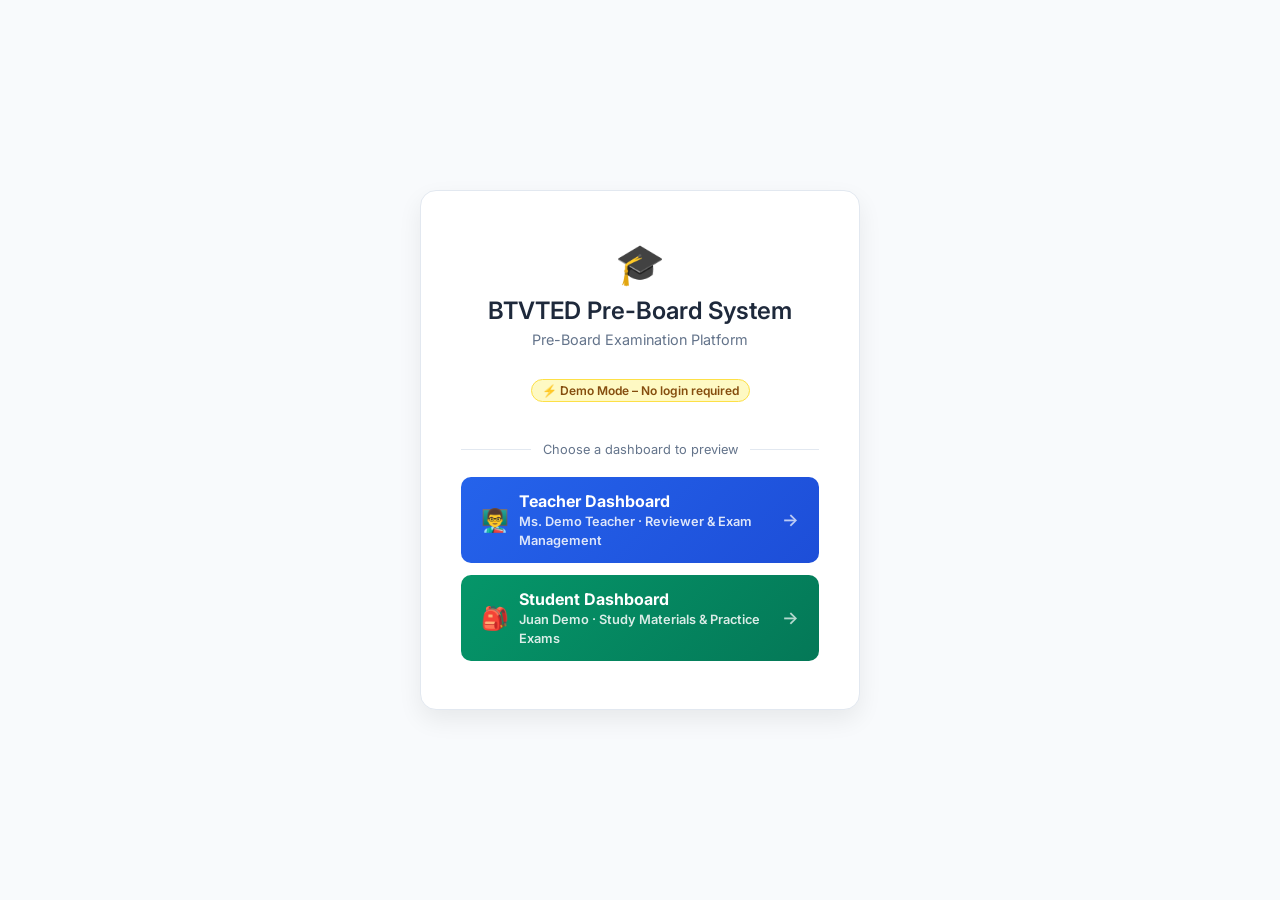
<file: index.html>
<!DOCTYPE html>
<html lang="en">
<head>
  <meta charset="UTF-8">
  <meta name="viewport" content="width=device-width, initial-scale=1.0">
  <title>BTVTED Pre-Board Exam System</title>
  <link rel="preconnect" href="https://fonts.googleapis.com">
  <link href="https://fonts.googleapis.com/css2?family=Inter:wght@400;500;600;700&display=swap" rel="stylesheet">
  <style>
    /* ── CSS Variables & Reset ── */
    :root {
      --primary: #2563eb;
      --secondary: #f8fafc;
      --complementary: #f59e0b;
      --surface: #ffffff;
      --text-dark: #1e293b;
      --text-muted: #64748b;
      --border: #e2e8f0;
    }
    * { box-sizing: border-box; margin: 0; padding: 0; }
    body { font-family: 'Inter', sans-serif; background-color: var(--secondary); color: var(--text-dark); }
    h1, h2, h3, h4 { color: var(--text-dark); margin-bottom: 0.5em; font-weight: 600; }
    p { color: var(--text-muted); line-height: 1.5; margin-bottom: 1em; }

    /* ── Login Screen ── */
    .login-wrapper { display: flex; align-items: center; justify-content: center; min-height: 100vh; background: var(--secondary); }
    .login-card {
      background: var(--surface); padding: 48px 40px; border-radius: 16px;
      border: 1px solid var(--border); width: 100%; max-width: 440px;
      text-align: center; box-shadow: 0 10px 25px rgba(0,0,0,0.07);
    }
    .login-logo { font-size: 2.5rem; margin-bottom: 8px; }
    .login-card h1 { font-size: 1.5rem; margin-bottom: 4px; }
    .login-card p { font-size: 0.9rem; color: var(--text-muted); margin-bottom: 28px; }
    .demo-btns { display: flex; flex-direction: column; gap: 12px; }
    .demo-btn {
      padding: 14px 20px; border-radius: 10px; border: none;
      font-family: inherit; font-size: 0.95rem; font-weight: 600;
      cursor: pointer; transition: all 0.2s; display: flex; align-items: center;
      gap: 10px; text-align: left;
    }
    .demo-btn .btn-icon { font-size: 1.4rem; }
    .demo-btn .btn-label { flex: 1; }
    .demo-btn .btn-arrow { color: rgba(255,255,255,0.7); font-size: 1.1rem; }
    .demo-btn-teacher { background: linear-gradient(135deg, #2563eb, #1d4ed8); color: white; }
    .demo-btn-teacher:hover { transform: translateY(-2px); box-shadow: 0 8px 20px rgba(37,99,235,0.35); }
    .demo-btn-student { background: linear-gradient(135deg, #059669, #047857); color: white; }
    .demo-btn-student:hover { transform: translateY(-2px); box-shadow: 0 8px 20px rgba(5,150,105,0.35); }
    .login-divider { display: flex; align-items: center; gap: 12px; margin: 20px 0; }
    .login-divider::before, .login-divider::after { content:''; flex:1; height:1px; background: var(--border); }
    .login-divider span { font-size: 0.8rem; color: var(--text-muted); white-space: nowrap; }
    .badge-demo {
      display: inline-block; background: #fef9c3; color: #854d0e;
      border: 1px solid #fde047; border-radius: 20px; padding: 3px 10px;
      font-size: 0.75rem; font-weight: 600; margin-bottom: 20px;
    }

    /* ── App Layout ── */
    .app-container { display: flex; min-height: 100vh; }
    .side-nav {
      width: 260px; background-color: var(--surface);
      border-right: 1px solid var(--border);
      display: flex; flex-direction: column; padding: 24px 16px; flex-shrink: 0;
    }
    .side-nav .brand { font-size: 1.25rem; font-weight: 700; color: var(--primary); margin-bottom: 32px; padding: 0 12px; }
    .nav-links { display: flex; flex-direction: column; gap: 8px; flex: 1; }
    .nav-link {
      text-decoration: none; color: var(--text-muted); font-weight: 500;
      padding: 12px; border-radius: 8px; transition: all 0.2s; cursor: pointer;
      background: none; border: none; text-align: left; font-size: 1rem;
      display: flex; align-items: center; gap: 10px; font-family: inherit;
    }
    .nav-link:hover { background-color: var(--secondary); color: var(--text-dark); }
    .nav-link.active { background-color: var(--primary); color: #fff; }
    .nav-footer { margin-top: auto; padding-top: 20px; border-top: 1px solid var(--border); }
    .main-content { flex: 1; padding: 40px; overflow-y: auto; max-height: 100vh; }

    /* ── Buttons ── */
    .btn-primary {
      background-color: var(--primary); color: #fff; border: none;
      padding: 12px 24px; border-radius: 8px; font-weight: 600; cursor: pointer;
      transition: opacity 0.2s; text-align: center; display: inline-block;
      text-decoration: none; font-family: inherit; font-size: 1rem;
    }
    .btn-primary:hover { opacity: 0.9; }
    .btn-secondary {
      background-color: var(--secondary); color: var(--text-dark);
      border: 1px solid var(--border); padding: 10px 16px; border-radius: 8px;
      font-weight: 600; cursor: pointer; transition: all 0.2s; font-family: inherit;
    }
    .btn-secondary:hover { background-color: var(--border); }
    .btn-danger {
      background-color: #ef4444; color: #fff; border: none;
      padding: 10px 16px; border-radius: 8px; font-weight: 600; cursor: pointer; transition: opacity 0.2s; font-family: inherit;
    }
    .btn-danger:hover { opacity: 0.9; }

    /* ── Card ── */
    .card {
      background-color: var(--surface); border: 1px solid var(--border);
      border-radius: 12px; padding: 24px; margin-bottom: 24px;
      box-shadow: 0 1px 3px rgba(0,0,0,0.05);
    }

    /* ── Forms ── */
    .form-group { margin-bottom: 20px; }
    .form-group label { display: block; font-weight: 500; margin-bottom: 8px; color: var(--text-dark); font-size: 0.95rem; }
    .form-control, select, input[type="file"], textarea {
      width: 100%; padding: 12px 16px; border: 1px solid var(--border);
      border-radius: 8px; font-family: inherit; font-size: 1rem;
      background-color: var(--surface); color: var(--text-dark);
    }
    .form-control:focus, select:focus, textarea:focus {
      outline: none; border-color: var(--primary); box-shadow: 0 0 0 3px rgba(37,99,235,0.1);
    }

    /* ── Tables ── */
    table { width: 100%; border-collapse: collapse; background: var(--surface); border-radius: 12px; overflow: hidden; border: 1px solid var(--border); }
    th, td { padding: 16px; text-align: left; border-bottom: 1px solid var(--border); }
    th { background-color: var(--secondary); font-weight: 600; color: var(--text-dark); font-size: 0.9rem; text-transform: uppercase; letter-spacing: 0.5px; }
    tr:last-child td { border-bottom: none; }
    tr:hover td { background-color: var(--secondary); }
    .score-badge { background-color: var(--primary); color: #fff; padding: 4px 10px; border-radius: 20px; font-weight: 600; font-size: 0.85rem; }

    /* ── List Item ── */
    .list-item {
      display: flex; justify-content: space-between; align-items: center;
      padding: 16px; border: 1px solid var(--border); border-radius: 8px;
      margin-bottom: 12px; background: var(--surface);
    }

    /* ── Tabs (Teacher) ── */
    .tab-content { display: none; }
    .tab-content.active { display: block; animation: fadeIn 0.3s ease; }
    @keyframes fadeIn { from { opacity: 0; transform: translateY(5px); } to { opacity: 1; transform: translateY(0); } }

    /* ── Student Hero Banner ── */
    .dash-hero {
      background: linear-gradient(135deg, #1d4ed8 0%, #2563eb 60%, #3b82f6 100%);
      border-radius: 16px; padding: 32px 36px; color: white;
      margin-bottom: 32px; display: flex; align-items: center;
      justify-content: space-between; gap: 20px;
      box-shadow: 0 8px 24px rgba(37,99,235,0.25); position: relative; overflow: hidden;
    }
    .dash-hero::before {
      content: ''; position: absolute; top: -40px; right: -40px;
      width: 220px; height: 220px; background: rgba(255,255,255,0.07); border-radius: 50%;
    }
    .dash-hero::after {
      content: ''; position: absolute; bottom: -60px; right: 80px;
      width: 160px; height: 160px; background: rgba(255,255,255,0.05); border-radius: 50%;
    }
    .hero-text h1 { color: white; margin-bottom: 6px; font-size: 1.6rem; }
    .hero-text p  { color: rgba(255,255,255,0.8); margin: 0; font-size: 0.95rem; }
    .hero-badge {
      background: rgba(255,255,255,0.15); border: 1px solid rgba(255,255,255,0.25);
      backdrop-filter: blur(6px); border-radius: 50px; padding: 8px 20px;
      font-size: 0.85rem; font-weight: 600; white-space: nowrap;
    }

    /* ── Stats Row ── */
    .stats-row { display: grid; grid-template-columns: repeat(3, 1fr); gap: 16px; margin-bottom: 28px; }
    .stat-card {
      background: var(--surface); border: 1px solid var(--border); border-radius: 12px;
      padding: 18px 22px; display: flex; align-items: center; gap: 16px;
      box-shadow: 0 1px 4px rgba(0,0,0,0.04); transition: transform 0.2s, box-shadow 0.2s;
    }
    .stat-card:hover { transform: translateY(-2px); box-shadow: 0 6px 16px rgba(0,0,0,0.07); }
    .stat-icon { width: 48px; height: 48px; border-radius: 12px; display: flex; align-items: center; justify-content: center; font-size: 22px; flex-shrink: 0; }
    .stat-icon.blue  { background: #eff6ff; }
    .stat-icon.amber { background: #fffbeb; }
    .stat-icon.green { background: #f0fdf4; }
    .stat-num { font-size: 1.5rem; font-weight: 700; color: var(--text-dark); line-height: 1; }
    .stat-lbl { font-size: 0.8rem; color: var(--text-muted); margin-top: 3px; }

    /* ── Tab Bar (Student) ── */
    .section-header { display: flex; align-items: center; justify-content: space-between; margin-bottom: 20px; }
    .section-header h2 { margin: 0; font-size: 1.2rem; }
    .tab-bar {
      display: flex; gap: 4px; background: var(--secondary);
      border: 1px solid var(--border); border-radius: 10px; padding: 4px; margin-bottom: 24px;
    }
    .tab-btn {
      flex: 1; padding: 10px 16px; border: none; background: none; border-radius: 7px;
      font-family: inherit; font-size: 0.9rem; font-weight: 500; color: var(--text-muted);
      cursor: pointer; transition: all 0.2s; display: flex; align-items: center; justify-content: center; gap: 7px;
    }
    .tab-btn:hover { color: var(--text-dark); }
    .tab-btn.active { background: var(--surface); color: var(--primary); font-weight: 600; box-shadow: 0 1px 4px rgba(0,0,0,0.08); }

    /* ── File Grid ── */
    .file-grid { display: grid; grid-template-columns: repeat(auto-fill, minmax(280px, 1fr)); gap: 20px; animation: fadeIn 0.3s ease; }
    .file-card {
      background: var(--surface); border: 1px solid var(--border); border-radius: 14px;
      padding: 22px; cursor: pointer; transition: transform 0.2s, border-color 0.2s, box-shadow 0.2s;
      box-shadow: 0 1px 3px rgba(0,0,0,0.04); display: flex; flex-direction: column; gap: 12px; text-decoration: none;
    }
    .file-card:hover { transform: translateY(-4px); border-color: var(--primary); box-shadow: 0 10px 20px rgba(37,99,235,0.1); }
    .file-card-top { display: flex; align-items: center; gap: 14px; }
    .file-icon { width: 52px; height: 52px; border-radius: 12px; display: flex; align-items: center; justify-content: center; font-size: 26px; flex-shrink: 0; }
    .file-icon.pdf  { background: #fef2f2; }
    .file-icon.docx { background: #eff6ff; }
    .file-name { font-weight: 600; font-size: 0.95rem; color: var(--text-dark); line-height: 1.35; }
    .file-meta { font-size: 0.8rem; color: var(--text-muted); }
    .file-open-btn {
      margin-top: auto; padding: 9px 16px; background: var(--primary);
      color: white; border: none; border-radius: 8px; font-family: inherit; font-size: 0.85rem;
      font-weight: 600; cursor: pointer; transition: opacity 0.2s; text-align: center;
    }
    .file-open-btn:hover { opacity: 0.85; }

    /* ── Exam Section (Student) ── */
    .exam-section { margin-top: 32px; }
    .exam-cards { display: grid; grid-template-columns: repeat(auto-fit, minmax(200px, 1fr)); gap: 16px; }
    .exam-card {
      background: var(--surface); border: 1px solid var(--border); border-radius: 14px;
      padding: 24px; cursor: pointer; transition: transform 0.2s, border-color 0.2s, box-shadow 0.2s;
      text-align: center; box-shadow: 0 1px 3px rgba(0,0,0,0.04);
    }
    .exam-card:hover { transform: translateY(-4px); border-color: var(--complementary); box-shadow: 0 10px 20px rgba(245,158,11,0.1); }
    .exam-card .icon { font-size: 36px; margin-bottom: 12px; }
    .exam-card h3 { font-size: 1rem; margin-bottom: 6px; }
    .exam-card p  { font-size: 0.82rem; margin-bottom: 14px; }
    .exam-pill {
      background: var(--secondary); border: 1px solid var(--border);
      border-radius: 20px; padding: 4px 12px; font-size: 0.78rem; color: var(--text-muted); display: inline-block;
    }

    /* ── Notification Badge ── */
    .noti-badge {
      display: inline-flex; align-items: center; justify-content: center;
      background: #ef4444; color: white; border-radius: 50%;
      width: 18px; height: 18px; font-size: 0.7rem; font-weight: 700; margin-left: auto;
    }

    /* ── Toast / Demo Banner ── */
    .demo-banner {
      background: #fffbeb; border: 1px solid #fde68a; color: #92400e;
      border-radius: 10px; padding: 10px 16px; font-size: 0.85rem;
      font-weight: 500; margin-bottom: 24px; display: flex; align-items: center; gap: 8px;
    }

    /* ── Modal Overlay ── */
    .modal-overlay {
      position: fixed; top: 0; left: 0; width: 100%; height: 100%;
      background: rgba(15,23,42,0.7); backdrop-filter: blur(4px);
      display: flex !important; align-items: center; justify-content: center;
      z-index: 9999; visibility: hidden; opacity: 0; transition: all 0.3s ease;
    }
    .modal-overlay.active { visibility: visible; opacity: 1; }
    .result-modal {
      background: var(--surface); padding: 40px; border-radius: 20px; width: 90%;
      max-width: 600px; box-shadow: 0 20px 25px -5px rgba(0,0,0,0.1);
      transform: translateY(20px); transition: all 0.3s ease; max-height: 80vh; overflow-y: auto;
    }
    .modal-overlay.active .result-modal { transform: translateY(0); }

    /* ── Notification Dropdown ── */
    .nav-dropdown {
      display: none; background: var(--secondary); border: 1px solid var(--border);
      padding: 12px; border-radius: 8px; margin-top: 4px; font-size: 0.88rem;
    }

    /* ── Utilities ── */
    .mb-4 { margin-bottom: 16px; }
    .mt-4 { margin-top: 16px; }
    .hidden { display: none !important; }

    /* ── Page wrapper for login screen ── */
    .page-wrapper { min-height: 100vh; }
  </style>
</head>
<body class="page-wrapper">

  <!-- ════════════════════════════════
       LOGIN / ROLE SELECTION SCREEN
  ════════════════════════════════ -->
  <div class="login-wrapper" id="loginScreen">
    <div class="login-card">
      <div class="login-logo">🎓</div>
      <h1>BTVTED Pre-Board System</h1>
      <p>Pre-Board Examination Platform</p>
      <span class="badge-demo">⚡ Demo Mode – No login required</span>
      <div class="login-divider"><span>Choose a dashboard to preview</span></div>
      <div class="demo-btns">
        <button class="demo-btn demo-btn-teacher" onclick="launchDashboard('teacher')">
          <span class="btn-icon">👨‍🏫</span>
          <span class="btn-label">
            <strong style="display:block;font-size:1rem;">Teacher Dashboard</strong>
            <span style="font-size:0.8rem;opacity:0.85;">Ms. Demo Teacher · Reviewer & Exam Management</span>
          </span>
          <span class="btn-arrow">→</span>
        </button>
        <button class="demo-btn demo-btn-student" onclick="launchDashboard('student')">
          <span class="btn-icon">🎒</span>
          <span class="btn-label">
            <strong style="display:block;font-size:1rem;">Student Dashboard</strong>
            <span style="font-size:0.8rem;opacity:0.85;">Juan Demo · Study Materials & Practice Exams</span>
          </span>
          <span class="btn-arrow">→</span>
        </button>
      </div>
    </div>
  </div>

  <!-- ════════════════════════════════
       TEACHER DASHBOARD
  ════════════════════════════════ -->
  <div class="app-container hidden" id="teacherDashboard">
    <nav class="side-nav">
      <div class="brand">
        <div>👨‍🏫 BTVTED System</div>
        <div style="font-size:0.8rem;color:var(--text-muted);font-weight:500;">Teacher Dashboard</div>
      </div>
      <div class="mb-4" style="padding:0 12px;">
        <span style="font-size:0.9rem;color:var(--text-muted);">Welcome,</span><br>
        <strong style="color:var(--text-dark);">Ms. Demo Teacher</strong>
      </div>
      <div class="nav-links">
        <button class="nav-link active" id="tnav-upload" onclick="switchTeacherTab('upload')">📁 Reviewer Management</button>
        <button class="nav-link" id="tnav-exams"  onclick="switchTeacherTab('exams')">📋 Exam Management</button>
        <button class="nav-link" id="tnav-students" onclick="switchTeacherTab('students')">🏆 Student Rankings</button>
      </div>
      <div class="nav-footer">
        <button class="btn-danger" style="width:100%;" onclick="goBack()">← Back to Home</button>
      </div>
    </nav>

    <main class="main-content">
      <div class="demo-banner">⚡ Demo Mode – All data is simulated. No real uploads or changes will be saved.</div>

      <!-- Upload Tab -->
      <div id="ttab-upload" class="tab-content active">
        <div style="display:flex;gap:20px;">
          <!-- Left: Upload Form -->
          <div class="card" style="flex:1;">
            <h2 style="margin-top:0;margin-bottom:20px;">Upload Reviewer / Material</h2>
            <form onsubmit="demoAlert(event,'Document uploaded successfully! 🎉')">
              <div class="form-group">
                <label>Subject Category</label>
                <select>
                  <option value="">-- Select Category --</option>
                  <option value="1">General Education</option>
                  <option value="2">Major</option>
                  <option value="3">Professional Education</option>
                </select>
              </div>
              <div class="form-group">
                <label>Specific Subject</label>
                <input type="text" class="form-control" placeholder="Select or type a new subject...">
              </div>
              <div class="form-group">
                <label>Document Title</label>
                <input type="text" class="form-control" placeholder="e.g. History Final Notes">
              </div>
              <div class="form-group">
                <label>Details / Description</label>
                <textarea class="form-control" rows="3" placeholder="Describe the contents of this file..." style="width:100%;border:1px solid #d1d5db;border-radius:8px;padding:10px;"></textarea>
              </div>
              <div class="form-group">
                <label>File (PDF, DOCX, PPT)</label>
                <input type="file" accept=".pdf,.docx,.ppt,.pptx">
              </div>
              <button type="submit" class="btn-primary" style="width:100%;">Upload Document</button>
            </form>
          </div>

          <!-- Right: Existing Documents -->
          <div class="card" style="flex:1;background:var(--secondary);">
            <h2 style="margin-top:0;margin-bottom:20px;">Manage Documents</h2>
            <div style="max-height:400px;overflow-y:auto;">
              <div class="list-item">
                <div>
                  <div style="font-weight:600;margin-bottom:4px;">📄 Advanced Teaching Methods</div>
                  <div style="font-size:0.82rem;color:var(--text-muted);">Professional Education · PDF</div>
                </div>
                <button class="btn-danger" style="font-size:0.8rem;padding:6px 12px;" onclick="demoToast('Document deleted.')">Delete</button>
              </div>
              <div class="list-item">
                <div>
                  <div style="font-weight:600;margin-bottom:4px;">📄 Classroom Assessment & Measurement</div>
                  <div style="font-size:0.82rem;color:var(--text-muted);">Professional Education · PDF</div>
                </div>
                <button class="btn-danger" style="font-size:0.8rem;padding:6px 12px;" onclick="demoToast('Document deleted.')">Delete</button>
              </div>
              <div class="list-item">
                <div>
                  <div style="font-weight:600;margin-bottom:4px;">📄 Curriculum Development</div>
                  <div style="font-size:0.82rem;color:var(--text-muted);">Professional Education · PDF</div>
                </div>
                <button class="btn-danger" style="font-size:0.8rem;padding:6px 12px;" onclick="demoToast('Document deleted.')">Delete</button>
              </div>
              <div class="list-item">
                <div>
                  <div style="font-weight:600;margin-bottom:4px;">📄 Life and Works of Rizal</div>
                  <div style="font-size:0.82rem;color:var(--text-muted);">General Education · PDF</div>
                </div>
                <button class="btn-danger" style="font-size:0.8rem;padding:6px 12px;" onclick="demoToast('Document deleted.')">Delete</button>
              </div>
              <div class="list-item">
                <div>
                  <div style="font-weight:600;margin-bottom:4px;">📄 Purposive Communication</div>
                  <div style="font-size:0.82rem;color:var(--text-muted);">General Education · PDF</div>
                </div>
                <button class="btn-danger" style="font-size:0.8rem;padding:6px 12px;" onclick="demoToast('Document deleted.')">Delete</button>
              </div>
              <div class="list-item">
                <div>
                  <div style="font-weight:600;margin-bottom:4px;">📝 Information & Communication Technology</div>
                  <div style="font-size:0.82rem;color:var(--text-muted);">Major · DOCX</div>
                </div>
                <button class="btn-danger" style="font-size:0.8rem;padding:6px 12px;" onclick="demoToast('Document deleted.')">Delete</button>
              </div>
            </div>
          </div>
        </div>
      </div>

      <!-- Exams Tab -->
      <div id="ttab-exams" class="tab-content">
        <div style="display:flex;gap:20px;">
          <!-- Left: Create Exam Form -->
          <div class="card" style="flex:1;">
            <h2 style="margin-top:0;margin-bottom:20px;">Create Scheduled Exam</h2>
            <form onsubmit="demoAlert(event,'Exam created successfully! 📋')">
              <div class="form-group">
                <label>Subject Category</label>
                <select>
                  <option value="">-- Select Category --</option>
                  <option>General Education</option>
                  <option>Major</option>
                  <option>Professional Education</option>
                </select>
              </div>
              <div class="form-group">
                <label>Specific Subject</label>
                <input type="text" class="form-control" placeholder="Select or type a new subject...">
              </div>
              <div class="form-group">
                <label>Exam Title</label>
                <input type="text" class="form-control" placeholder="e.g. Prof-Ed Midterms">
              </div>
              <div class="form-group">
                <label>Scheduled Date &amp; Time (Optional)</label>
                <input type="datetime-local" class="form-control" style="width:100%;border:1px solid #d1d5db;border-radius:8px;padding:10px;">
                <small style="color:var(--text-muted);display:block;margin-top:5px;">If set, students will be notified to take the exam at this time.</small>
              </div>
              <button type="submit" class="btn-primary" style="width:100%;">Create Exam</button>
            </form>
          </div>

          <!-- Right: Exam Management -->
          <div class="card" style="flex:1;background:var(--secondary);">
            <h2 style="margin-top:0;margin-bottom:20px;">Exam Management</h2>
            <div style="max-height:400px;overflow-y:auto;">
              <div class="list-item">
                <div>
                  <div style="font-weight:600;margin-bottom:4px;">📋 Major Subjects – Pre-Board Practice</div>
                  <div style="font-size:0.82rem;color:var(--text-muted);">Major · Scheduled: Mar 28, 2026 9:00 AM</div>
                </div>
                <div style="display:flex;gap:8px;">
                  <button class="btn-secondary" style="font-size:0.8rem;padding:6px 12px;" onclick="openExamModal()">View</button>
                  <button class="btn-danger"    style="font-size:0.8rem;padding:6px 12px;" onclick="demoToast('Exam deleted.')">Delete</button>
                </div>
              </div>
              <div class="list-item">
                <div>
                  <div style="font-weight:600;margin-bottom:4px;">📋 Prof-Ed Midterm Exam</div>
                  <div style="font-size:0.82rem;color:var(--text-muted);">Professional Education · No schedule set</div>
                </div>
                <div style="display:flex;gap:8px;">
                  <button class="btn-secondary" style="font-size:0.8rem;padding:6px 12px;" onclick="openExamModal()">View</button>
                  <button class="btn-danger"    style="font-size:0.8rem;padding:6px 12px;" onclick="demoToast('Exam deleted.')">Delete</button>
                </div>
              </div>
              <div class="list-item">
                <div>
                  <div style="font-weight:600;margin-bottom:4px;">📋 Gen-Ed Review Quiz</div>
                  <div style="font-size:0.82rem;color:var(--text-muted);">General Education · Scheduled: Apr 1, 2026 8:00 AM</div>
                </div>
                <div style="display:flex;gap:8px;">
                  <button class="btn-secondary" style="font-size:0.8rem;padding:6px 12px;" onclick="openExamModal()">View</button>
                  <button class="btn-danger"    style="font-size:0.8rem;padding:6px 12px;" onclick="demoToast('Exam deleted.')">Delete</button>
                </div>
              </div>
            </div>
          </div>
        </div>
      </div>

      <!-- Students Tab -->
      <div id="ttab-students" class="tab-content">
        <h2 style="margin-bottom:10px;">Student Exam Rankings</h2>
        <div style="margin-bottom:20px;display:flex;gap:15px;align-items:flex-end;">
          <div>
            <label style="font-weight:bold;display:block;margin-bottom:5px;">Filter by Category:</label>
            <select style="padding:8px;border-radius:6px;border:1px solid #d1d5db;min-width:180px;">
              <option value="">-- Select Category --</option>
              <option>General Education</option>
              <option>Major</option>
              <option>Professional Education</option>
            </select>
          </div>
          <div>
            <label style="font-weight:bold;display:block;margin-bottom:5px;">Specific Subject:</label>
            <input type="text" class="form-control" placeholder="All Subjects in Category"
              style="padding:8px;border-radius:6px;border:1px solid #d1d5db;min-width:220px;">
          </div>
        </div>
        <table>
          <thead>
            <tr>
              <th>Rank</th>
              <th>Student Name</th>
              <th>Subject</th>
              <th>Score</th>
              <th>Date Taken</th>
            </tr>
          </thead>
          <tbody>
            <tr><td>🥇 1</td><td>Maria Santos</td><td>Professional Education</td><td><span class="score-badge">29/30</span></td><td>Mar 24, 2026</td></tr>
            <tr><td>🥈 2</td><td>Jose Reyes</td><td>Major Subjects</td><td><span class="score-badge">27/30</span></td><td>Mar 23, 2026</td></tr>
            <tr><td>🥉 3</td><td>Ana Cruz</td><td>General Education</td><td><span class="score-badge">26/30</span></td><td>Mar 23, 2026</td></tr>
            <tr><td>4</td><td>Carlo Bautista</td><td>Professional Education</td><td><span class="score-badge">25/30</span></td><td>Mar 22, 2026</td></tr>
            <tr><td>5</td><td>Liza Mendoza</td><td>Major Subjects</td><td><span class="score-badge">24/30</span></td><td>Mar 22, 2026</td></tr>
            <tr><td>6</td><td>Mark Villanueva</td><td>General Education</td><td><span class="score-badge">22/30</span></td><td>Mar 21, 2026</td></tr>
            <tr><td>7</td><td>Grace Tolentino</td><td>Professional Education</td><td><span class="score-badge">21/30</span></td><td>Mar 20, 2026</td></tr>
          </tbody>
        </table>
      </div>
    </main>
  </div>

  <!-- ════════════════════════════════
       STUDENT DASHBOARD
  ════════════════════════════════ -->
  <div class="app-container hidden" id="studentDashboard">
    <nav class="side-nav">
      <div class="brand">
        <div>🎓 BTVTED System</div>
        <div style="font-size:0.8rem;color:var(--text-muted);font-weight:500;">Pre-Board Exam</div>
      </div>
      <div class="nav-links">
        <button class="nav-link active">🏠 Dashboard</button>

        <button class="nav-link" onclick="toggleNavBox('notiBox')">
          🔔 Notifications
          <span class="noti-badge">2</span>
        </button>
        <div id="notiBox" class="nav-dropdown">
          <div style="padding:6px 0;border-bottom:1px solid var(--border);">
            📢 New exam scheduled: Prof-Ed Midterms on Mar 28.
            <br><small style="color:var(--text-muted);">Mar 25, 2026</small>
          </div>
          <div style="padding:6px 0;">
            📢 Study material uploaded: Curriculum Development.
            <br><small style="color:var(--text-muted);">Mar 24, 2026</small>
          </div>
        </div>

        <button class="nav-link">📋 Exams &amp; Quizzes</button>

        <button class="nav-link" onclick="toggleNavBox('profileBox')">👤 Profile</button>
        <div id="profileBox" class="nav-dropdown">
          <strong>Juan Demo</strong>
          <div style="color:var(--text-muted);font-size:0.8rem;margin-bottom:10px;">@juandemo</div>
          <strong>Latest Scores:</strong>
          <ul style="list-style:none;padding:0;margin-top:6px;font-size:0.85rem;">
            <li style="padding:3px 0;">Major: <strong>24/30</strong></li>
            <li style="padding:3px 0;">Prof-Ed: <strong>21/30</strong></li>
            <li style="padding:3px 0;">Gen-Ed: <strong>19/30</strong></li>
          </ul>
        </div>
      </div>
      <div class="nav-footer">
        <button class="btn-danger" style="width:100%;" onclick="goBack()">← Back to Home</button>
      </div>
    </nav>

    <main class="main-content">
      <!-- Hero Banner -->
      <div class="dash-hero">
        <div class="hero-text">
          <h1>Welcome back, Juan Demo 👋</h1>
          <p>Browse your study materials or take a practice exam below.</p>
        </div>
        <div class="hero-badge">📅 BTVTED Pre-Board Prep</div>
      </div>

      <!-- Stats -->
      <div class="stats-row">
        <div class="stat-card">
          <div class="stat-icon blue">📂</div>
          <div><div class="stat-num">9</div><div class="stat-lbl">Study Materials</div></div>
        </div>
        <div class="stat-card">
          <div class="stat-icon amber">✏️</div>
          <div><div class="stat-num">3</div><div class="stat-lbl">Exam Categories</div></div>
        </div>
        <div class="stat-card">
          <div class="stat-icon green">🏆</div>
          <div><div class="stat-num">80%</div><div class="stat-lbl">Best Score</div></div>
        </div>
      </div>

      <!-- Study Materials -->
      <div class="section-header">
        <h2>📖 Study Materials</h2>
      </div>

      <!-- Tab Bar -->
      <div class="tab-bar">
        <button class="tab-btn active" id="stab-profd"  onclick="switchStudentTab('profd')">🏫 Prof-Ed</button>
        <button class="tab-btn"        id="stab-gened"  onclick="switchStudentTab('gened')">📚 Gen-Ed</button>
        <button class="tab-btn"        id="stab-major"  onclick="switchStudentTab('major')">⚙️ Major</button>
      </div>

      <!-- Prof-Ed Files -->
      <div id="spane-profd">
        <div class="file-grid">
          <div class="file-card" onclick="demoToast('📄 Opening: Advanced Teaching Methods...')">
            <div class="file-card-top">
              <div class="file-icon pdf">📄</div>
              <div>
                <div class="file-name">Advanced Teaching Methods for the Technology Classroom</div>
                <div class="file-meta">PDF · Professional Education</div>
              </div>
            </div>
            <button class="file-open-btn">Open Document →</button>
          </div>
          <div class="file-card" onclick="demoToast('📄 Opening: Classroom Assessment...')">
            <div class="file-card-top">
              <div class="file-icon pdf">📄</div>
              <div>
                <div class="file-name">Classroom Assessment &amp; Educational Measurement</div>
                <div class="file-meta">PDF · Professional Education</div>
              </div>
            </div>
            <button class="file-open-btn">Open Document →</button>
          </div>
          <div class="file-card" onclick="demoToast('📄 Opening: Curriculum Development...')">
            <div class="file-card-top">
              <div class="file-icon pdf">📄</div>
              <div>
                <div class="file-name">Curriculum Development</div>
                <div class="file-meta">PDF · Professional Education</div>
              </div>
            </div>
            <button class="file-open-btn">Open Document →</button>
          </div>
          <div class="file-card" onclick="demoToast('📄 Opening: Philosophical Foundations...')">
            <div class="file-card-top">
              <div class="file-icon pdf">📄</div>
              <div>
                <div class="file-name">Philosophical Foundations of Education</div>
                <div class="file-meta">PDF · Professional Education</div>
              </div>
            </div>
            <button class="file-open-btn">Open Document →</button>
          </div>
        </div>
      </div>

      <!-- Gen-Ed Files -->
      <div id="spane-gened" style="display:none;">
        <div class="file-grid">
          <div class="file-card" onclick="demoToast('📄 Opening: Life and Works of Rizal...')">
            <div class="file-card-top">
              <div class="file-icon pdf">📄</div>
              <div>
                <div class="file-name">Life and Works of Rizal</div>
                <div class="file-meta">PDF · General Education</div>
              </div>
            </div>
            <button class="file-open-btn">Open Document →</button>
          </div>
          <div class="file-card" onclick="demoToast('📄 Opening: Purposive Communication...')">
            <div class="file-card-top">
              <div class="file-icon pdf">📄</div>
              <div>
                <div class="file-name">Purposive Communication – Prelim Lessons</div>
                <div class="file-meta">PDF · General Education</div>
              </div>
            </div>
            <button class="file-open-btn">Open Document →</button>
          </div>
          <div class="file-card" onclick="demoToast('📄 Opening: Understanding the Self...')">
            <div class="file-card-top">
              <div class="file-icon pdf">📄</div>
              <div>
                <div class="file-name">Understanding the Self</div>
                <div class="file-meta">PDF · General Education</div>
              </div>
            </div>
            <button class="file-open-btn">Open Document →</button>
          </div>
        </div>
      </div>

      <!-- Major Files -->
      <div id="spane-major" style="display:none;">
        <div class="file-grid">
          <div class="file-card" onclick="demoToast('📄 Opening: Home Economics...')">
            <div class="file-card-top">
              <div class="file-icon pdf">📄</div>
              <div>
                <div class="file-name">Home Economics</div>
                <div class="file-meta">PDF · Major Subjects</div>
              </div>
            </div>
            <button class="file-open-btn">Open Document →</button>
          </div>
          <div class="file-card" onclick="demoToast('📝 Opening: ICT...')">
            <div class="file-card-top">
              <div class="file-icon docx">📝</div>
              <div>
                <div class="file-name">Information and Communication Technology</div>
                <div class="file-meta">DOCX · Major Subjects</div>
              </div>
            </div>
            <button class="file-open-btn">Open Document →</button>
          </div>
        </div>
      </div>

      <!-- Practice Exams -->
      <div class="exam-section">
        <div class="section-header">
          <h2>✏️ Practice Exams</h2>
        </div>
        <div class="exam-cards">
          <div class="exam-card" onclick="demoToast('🚀 Starting: Major Subjects exam...')">
            <div class="icon">⚙️</div>
            <h3>Major Subjects</h3>
            <p>Technical &amp; vocational trade-specific knowledge.</p>
            <span class="exam-pill">30 Questions · 60 mins</span>
          </div>
          <div class="exam-card" onclick="demoToast('🚀 Starting: Non-Prof Subjects exam...')">
            <div class="icon">📚</div>
            <h3>Non-Prof Subjects</h3>
            <p>General education &amp; non-professional competencies.</p>
            <span class="exam-pill">30 Questions · 60 mins</span>
          </div>
          <div class="exam-card" onclick="demoToast('🚀 Starting: Prof-Ed Subjects exam...')">
            <div class="icon">🏫</div>
            <h3>Prof-Ed Subjects</h3>
            <p>Pedagogy, theories &amp; teaching methodologies.</p>
            <span class="exam-pill">30 Questions · 60 mins</span>
          </div>
        </div>
      </div>
    </main>
  </div>

  <!-- ════════════════════════════════
       EXAM QUESTIONS MODAL
  ════════════════════════════════ -->
  <div class="modal-overlay" id="examModal">
    <div class="result-modal" style="text-align:left;padding:30px;">
      <h2 style="margin-bottom:20px;font-size:1.5rem;color:var(--primary);">📋 Major Subjects – Pre-Board Practice</h2>
      <div>
        <div style="margin-bottom:20px;">
          <p style="font-weight:600;color:var(--text-dark);margin-bottom:10px;">1. Which of the following best describes TVET?</p>
          <div style="padding:10px;border:1px solid var(--border);border-radius:8px;margin-bottom:6px;background:var(--secondary);">A. Technical Vocational Education and Training</div>
          <div style="padding:10px;border:1px solid var(--border);border-radius:8px;margin-bottom:6px;background:var(--secondary);">B. Tertiary Vocational Examination Thesis</div>
          <div style="padding:10px;border:1px solid var(--primary);border-radius:8px;margin-bottom:6px;background:#eff6ff;color:var(--primary);font-weight:500;">C. Technical Vocational Equivalency Test ✔</div>
          <div style="padding:10px;border:1px solid var(--border);border-radius:8px;background:var(--secondary);">D. None of the above</div>
        </div>
        <div style="margin-bottom:20px;">
          <p style="font-weight:600;color:var(--text-dark);margin-bottom:10px;">2. What is the primary goal of Home Economics education?</p>
          <div style="padding:10px;border:1px solid var(--border);border-radius:8px;margin-bottom:6px;background:var(--secondary);">A. Prepare students for college entrance exams</div>
          <div style="padding:10px;border:1px solid var(--primary);border-radius:8px;margin-bottom:6px;background:#eff6ff;color:var(--primary);font-weight:500;">B. Develop practical life skills and family management ✔</div>
          <div style="padding:10px;border:1px solid var(--border);border-radius:8px;margin-bottom:6px;background:var(--secondary);">C. Train students in advanced culinary arts</div>
          <div style="padding:10px;border:1px solid var(--border);border-radius:8px;background:var(--secondary);">D. Focus on business management principles</div>
        </div>
        <p style="color:var(--text-muted);font-style:italic;font-size:0.85rem;">… and 28 more questions (demo truncated)</p>
      </div>
      <div style="text-align:right;margin-top:20px;">
        <button class="btn-secondary" onclick="document.getElementById('examModal').classList.remove('active')">Close</button>
      </div>
    </div>
  </div>

  <!-- ════════════════════════════════
       TOAST NOTIFICATION
  ════════════════════════════════ -->
  <div id="toast" style="
    position:fixed;bottom:28px;right:28px;
    background:var(--text-dark);color:white;
    padding:12px 20px;border-radius:10px;
    font-size:0.9rem;font-weight:500;
    box-shadow:0 8px 24px rgba(0,0,0,0.2);
    transform:translateY(80px);opacity:0;
    transition:all 0.35s cubic-bezier(0.34,1.56,0.64,1);
    z-index:99999;pointer-events:none;max-width:320px;
  "></div>

  <script>
    // ── Dashboard Launch ──
    function launchDashboard(role) {
      document.getElementById('loginScreen').classList.add('hidden');
      if (role === 'teacher') {
        document.getElementById('teacherDashboard').classList.remove('hidden');
      } else {
        document.getElementById('studentDashboard').classList.remove('hidden');
      }
    }

    function goBack() {
      document.getElementById('teacherDashboard').classList.add('hidden');
      document.getElementById('studentDashboard').classList.add('hidden');
      document.getElementById('loginScreen').classList.remove('hidden');
    }

    // ── Teacher Tab Switcher ──
    function switchTeacherTab(id) {
      ['upload','exams','students'].forEach(t => {
        document.getElementById('ttab-' + t).classList.toggle('active', t === id);
        document.getElementById('tnav-' + t).classList.toggle('active', t === id);
      });
    }

    // ── Student Material Tab Switcher ──
    function switchStudentTab(id) {
      ['profd','gened','major'].forEach(t => {
        document.getElementById('stab-' + t).classList.toggle('active', t === id);
        document.getElementById('spane-' + t).style.display = t === id ? 'block' : 'none';
      });
    }

    // ── Nav Dropdown Toggle ──
    function toggleNavBox(boxId) {
      const boxes = ['notiBox','profileBox'];
      boxes.forEach(b => {
        const el = document.getElementById(b);
        if (b === boxId) {
          el.style.display = el.style.display === 'block' ? 'none' : 'block';
        } else {
          el.style.display = 'none';
        }
      });
    }

    // ── Open Exam Modal ──
    function openExamModal() {
      document.getElementById('examModal').classList.add('active');
    }

    // ── Demo Form Submit Alert ──
    function demoAlert(e, msg) {
      e.preventDefault();
      showToast('⚡ Demo Mode: ' + msg);
    }

    // ── Toast ──
    let toastTimer;
    function demoToast(msg) { showToast('⚡ Demo Mode: ' + msg); }
    function showToast(msg) {
      const t = document.getElementById('toast');
      t.textContent = msg;
      t.style.transform = 'translateY(0)';
      t.style.opacity   = '1';
      clearTimeout(toastTimer);
      toastTimer = setTimeout(() => {
        t.style.transform = 'translateY(80px)';
        t.style.opacity   = '0';
      }, 3000);
    }
  </script>
</body>
</html>
</file>
